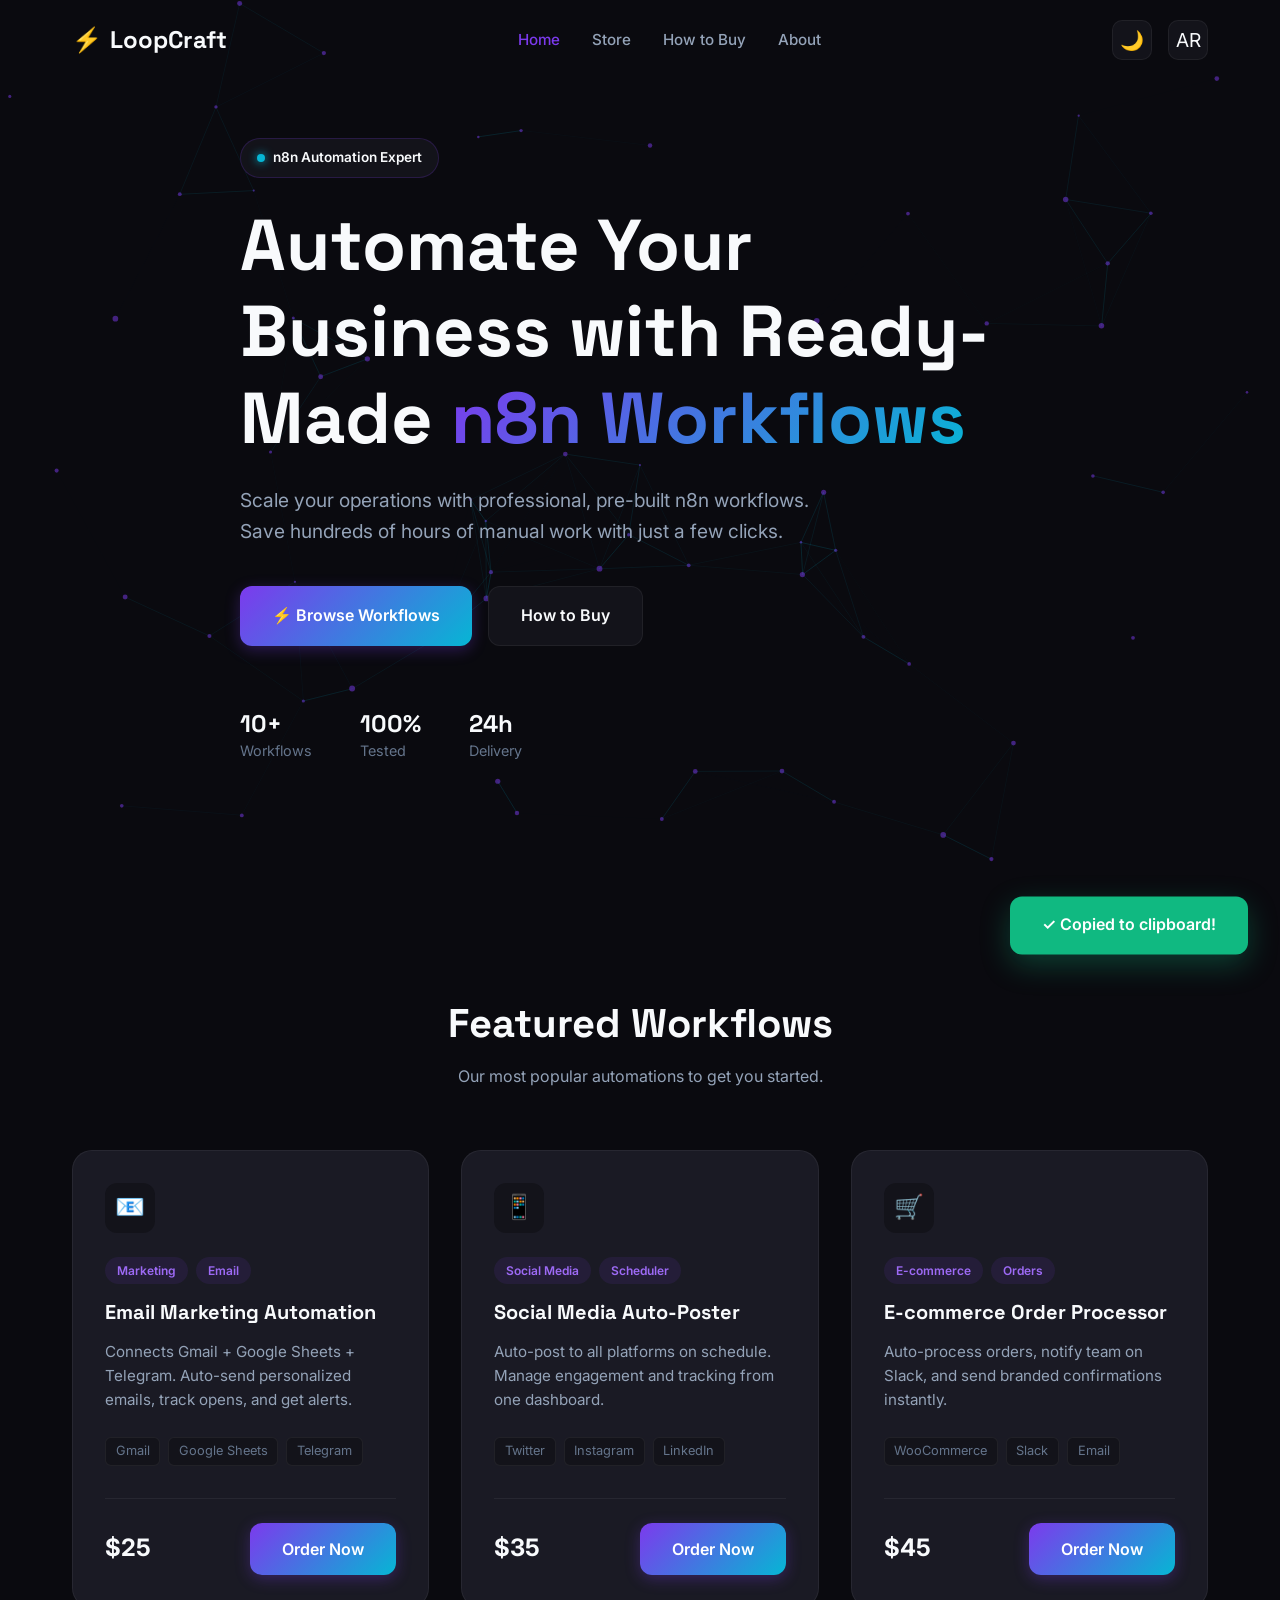
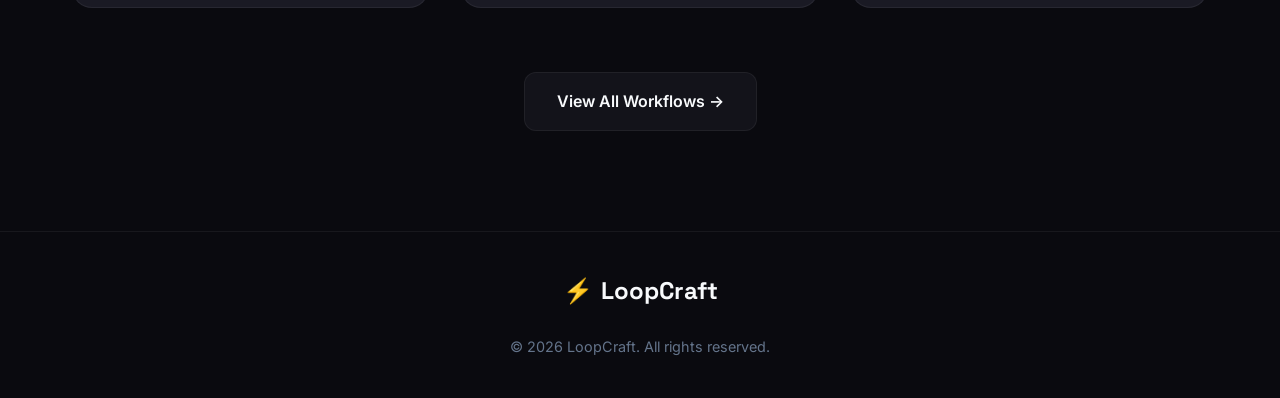
<file: index.html>
<!DOCTYPE html>
<html lang="en" data-theme="dark">
<head>
    <meta charset="UTF-8">
    <meta name="viewport" content="width=device-width, initial-scale=1.0">
    <title>LoopCraft | Premium n8n Automation Workflows</title>
    <link rel="preconnect" href="https://fonts.googleapis.com">
    <link rel="preconnect" href="https://fonts.gstatic.com" crossorigin>
    <link href="https://fonts.googleapis.com/css2?family=Inter:wght@400;500;600&family=Space+Grotesk:wght@500;700;800&family=Cairo:wght@600;700&display=swap" rel="stylesheet">
    <link rel="stylesheet" href="css/style.css">
</head>
<body>
    <nav class="navbar">
        <div class="container">
            <a href="index.html" class="logo"><span class="logo-icon">⚡</span><span class="logo-text">LoopCraft</span></a>
            <div class="nav-links">
                <a href="index.html" class="nav-link active" data-i18n="nav-home">Home</a>
                <a href="pages/store.html" class="nav-link" data-i18n="nav-store">Store</a>
                <a href="pages/how-to-buy.html" class="nav-link" data-i18n="nav-how-to-buy">How to Buy</a>
                <a href="pages/about.html" class="nav-link" data-i18n="nav-about">About</a>
            </div>
            <div class="nav-actions">
                <button class="icon-btn theme-toggle">🌙</button>
                <button class="icon-btn lang-toggle">EN</button>
                <button class="hamburger" id="hamburger"><span></span><span></span><span></span></button>
            </div>
        </div>
    </nav>
    <div class="mobile-menu" id="mobileMenu">
        <a href="index.html" class="nav-link active" data-i18n="nav-home">Home</a>
        <a href="pages/store.html" class="nav-link" data-i18n="nav-store">Store</a>
        <a href="pages/how-to-buy.html" class="nav-link" data-i18n="nav-how-to-buy">How to Buy</a>
        <a href="pages/about.html" class="nav-link" data-i18n="nav-about">About</a>
    </div>
    <section class="hero">
        <canvas id="heroCanvas"></canvas>
        <div class="container">
            <div class="hero-content reveal">
                <div class="badge"><span class="dot"></span><span data-i18n="hero-badge">n8n Automation Expert</span></div>
                <h1><span data-i18n="hero-h1-1">Automate Your Business</span>  
<span data-i18n="hero-h1-2">with Ready-Made</span>  
<span class="text-gradient" data-i18n="hero-h1-3">n8n Workflows</span></h1>
                <p data-i18n="hero-desc">Scale your operations with professional, pre-built n8n workflows. Save hundreds of hours of manual work with just a few clicks.</p>
                <div class="btn-group">
                    <a href="pages/store.html" class="btn btn-primary"><span data-i18n="hero-cta-primary">⚡ Browse Workflows</span></a>
                    <a href="pages/how-to-buy.html" class="btn btn-secondary"><span data-i18n="hero-cta-secondary">How to Buy</span></a>
                </div>
                <div class="hero-stats">
                    <div class="stat-item"><h3 data-i18n="stat-1-val">10+</h3><p data-i18n="stat-1-label">Workflows</p></div>
                    <div class="stat-item"><h3 data-i18n="stat-2-val">100%</h3><p data-i18n="stat-2-label">Tested</p></div>
                    <div class="stat-item"><h3 data-i18n="stat-3-val">24h</h3><p data-i18n="stat-3-label">Delivery</p></div>
                </div>
            </div>
        </div>
    </section>
    <section class="featured">
        <div class="container">
            <div class="section-header reveal"><h2 data-i18n="featured-h2">Featured Workflows</h2><p data-i18n="featured-p">Our most popular automations to get you started.</p></div>
            <div class="workflow-grid">
                <div class="workflow-card reveal">
                    <div class="card-icon">📧</div>
                    <div class="card-tags"><span class="tag">Marketing</span><span class="tag">Email</span></div>
                    <h3 data-i18n="wf-1-title">Email Marketing Automation</h3>
                    <p class="desc" data-i18n="wf-1-desc">Connects Gmail + Google Sheets + Telegram. Auto-send personalized emails, track opens, and get alerts.</p>
                    <div class="integrations"><span class="chip">Gmail</span><span class="chip">Google Sheets</span><span class="chip">Telegram</span></div>
                    <div class="card-footer"><span class="price">$25</span><button class="btn btn-primary order-btn" data-name="Email Marketing Automation" data-price="$25" data-i18n="order-now">Order Now</button></div>
                </div>
                <div class="workflow-card reveal">
                    <div class="card-icon">📱</div>
                    <div class="card-tags"><span class="tag">Social Media</span><span class="tag">Scheduler</span></div>
                    <h3 data-i18n="wf-2-title">Social Media Auto-Poster</h3>
                    <p class="desc" data-i18n="wf-2-desc">Auto-post to all platforms on schedule. Manage engagement and tracking from one dashboard.</p>
                    <div class="integrations"><span class="chip">Twitter</span><span class="chip">Instagram</span><span class="chip">LinkedIn</span></div>
                    <div class="card-footer"><span class="price">$35</span><button class="btn btn-primary order-btn" data-name="Social Media Auto-Poster" data-price="$35" data-i18n="order-now">Order Now</button></div>
                </div>
                <div class="workflow-card reveal">
                    <div class="card-icon">🛒</div>
                    <div class="card-tags"><span class="tag">E-commerce</span><span class="tag">Orders</span></div>
                    <h3 data-i18n="wf-3-title">E-commerce Order Processor</h3>
                    <p class="desc" data-i18n="wf-3-desc">Auto-process orders, notify team on Slack, and send branded confirmations instantly.</p>
                    <div class="integrations"><span class="chip">WooCommerce</span><span class="chip">Slack</span><span class="chip">Email</span></div>
                    <div class="card-footer"><span class="price">$45</span><button class="btn btn-primary order-btn" data-name="E-commerce Order Processor" data-price="$45" data-i18n="order-now">Order Now</button></div>
                </div>
            </div>
            <div style="text-align: center; margin-top: 4rem;" class="reveal"><a href="pages/store.html" class="btn btn-secondary"><span data-i18n="view-all">View All Workflows →</span></a></div>
        </div>
    </section>
    <footer>
        <div class="container">
            <div class="footer-content">
                <a href="index.html" class="logo"><span class="logo-icon">⚡</span><span class="logo-text">LoopCraft</span></a>
                <p class="copyright">© 2026 LoopCraft. All rights reserved.</p>
            </div>
        </div>
    </footer>
    <div class="modal-overlay" id="paymentModal">
        <div class="modal">
            <div class="modal-header"><h2 id="modalTitle">Workflow Name</h2><span class="modal-price-badge" id="modalPrice">$00</span></div>
            <div class="modal-steps">
                <div class="modal-step"><span class="step-idx">1</span><div><p><strong>Send Payment</strong></p><div class="wallet-box"><span class="wallet-address" id="walletAddress">TYourUSDTwalletAddressHere</span><button class="copy-btn" onclick="copyWallet( )">Copy</button></div></div></div>
                <div class="modal-step"><span class="step-idx">2</span><div><p><strong>Take Screenshot</strong></p></div></div>
                <div class="modal-step"><span class="step-idx">3</span><div><p><strong>Contact Instagram</strong></p></div></div>
            </div>
            <div class="modal-footer"><a href="https://instagram.com/your.instagram" target="_blank" class="btn btn-primary">📸 Message on Instagram</a><button class="btn btn-secondary" id="closeModal">Close</button></div>
        </div>
    </div>
    <div class="toast" id="toast">✓ Copied to clipboard!</div>
    <script src="js/main.js"></script>
</body>
</html>
</file>
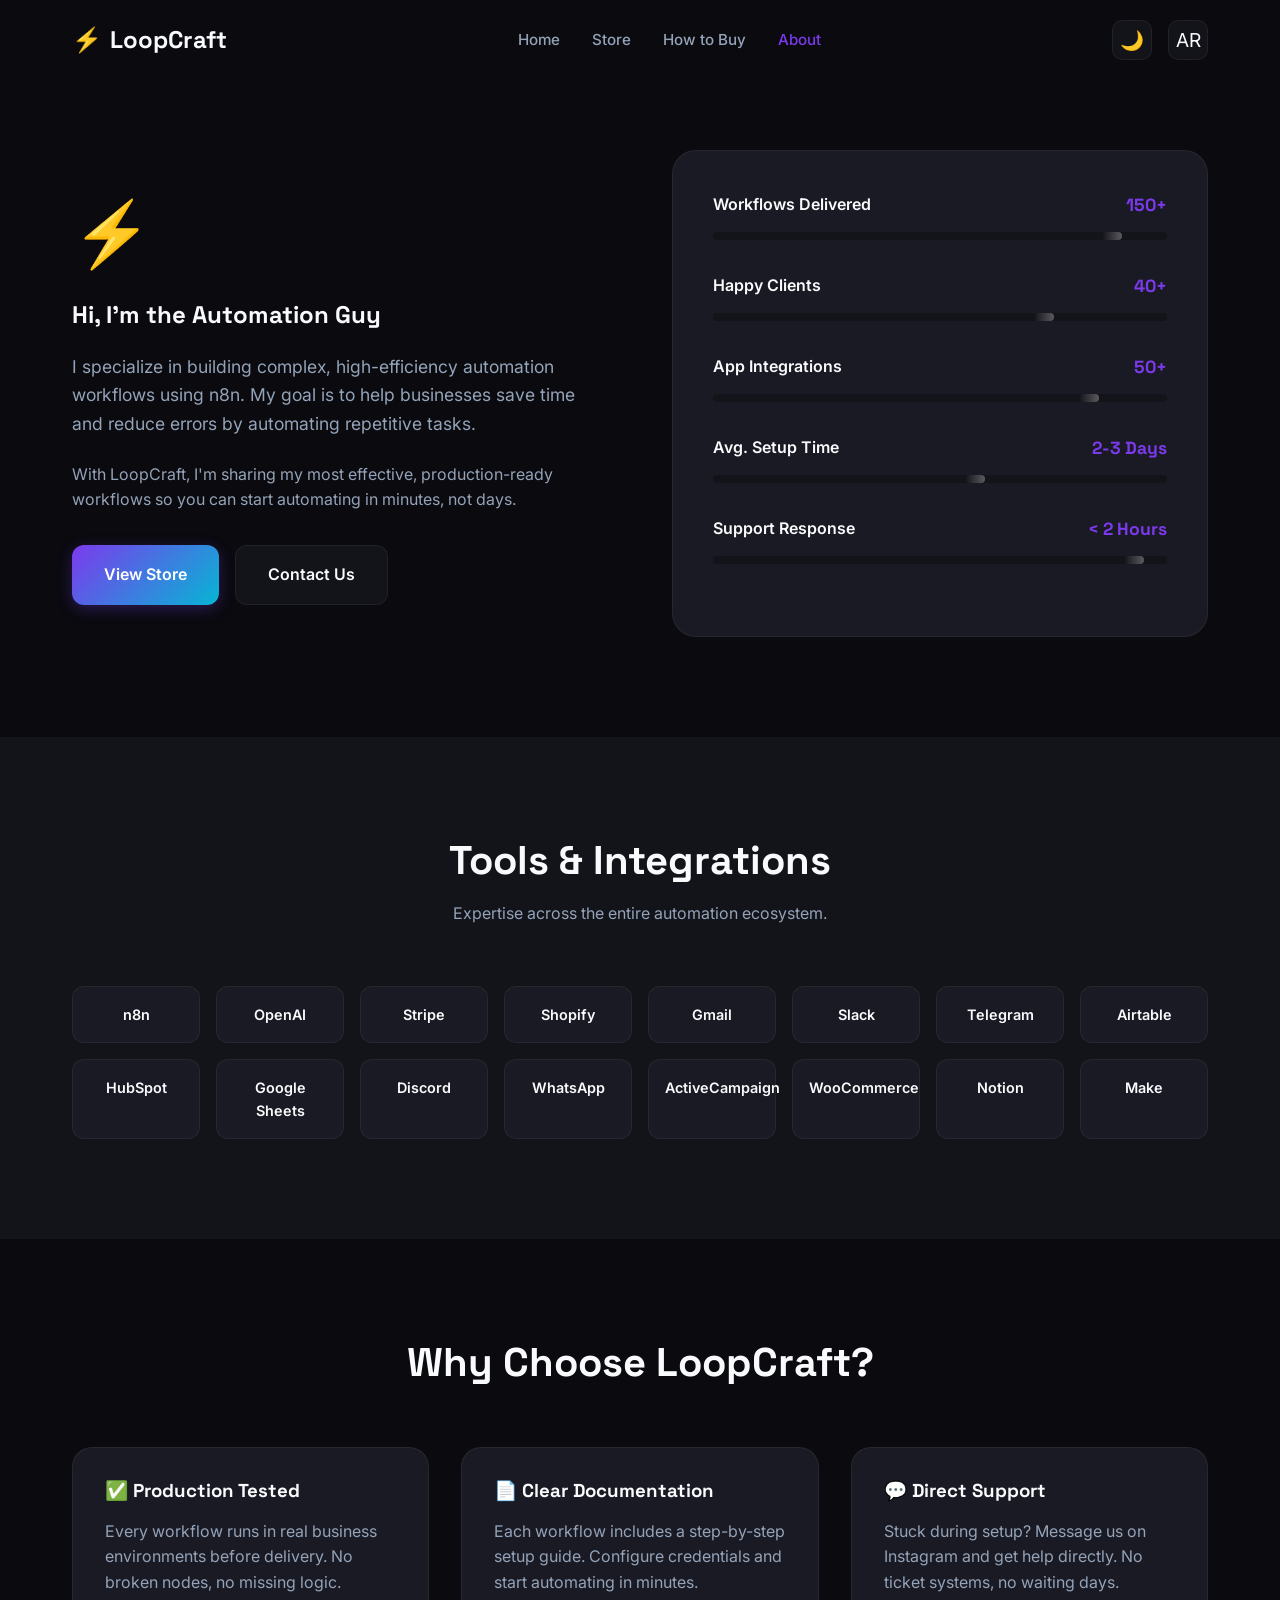
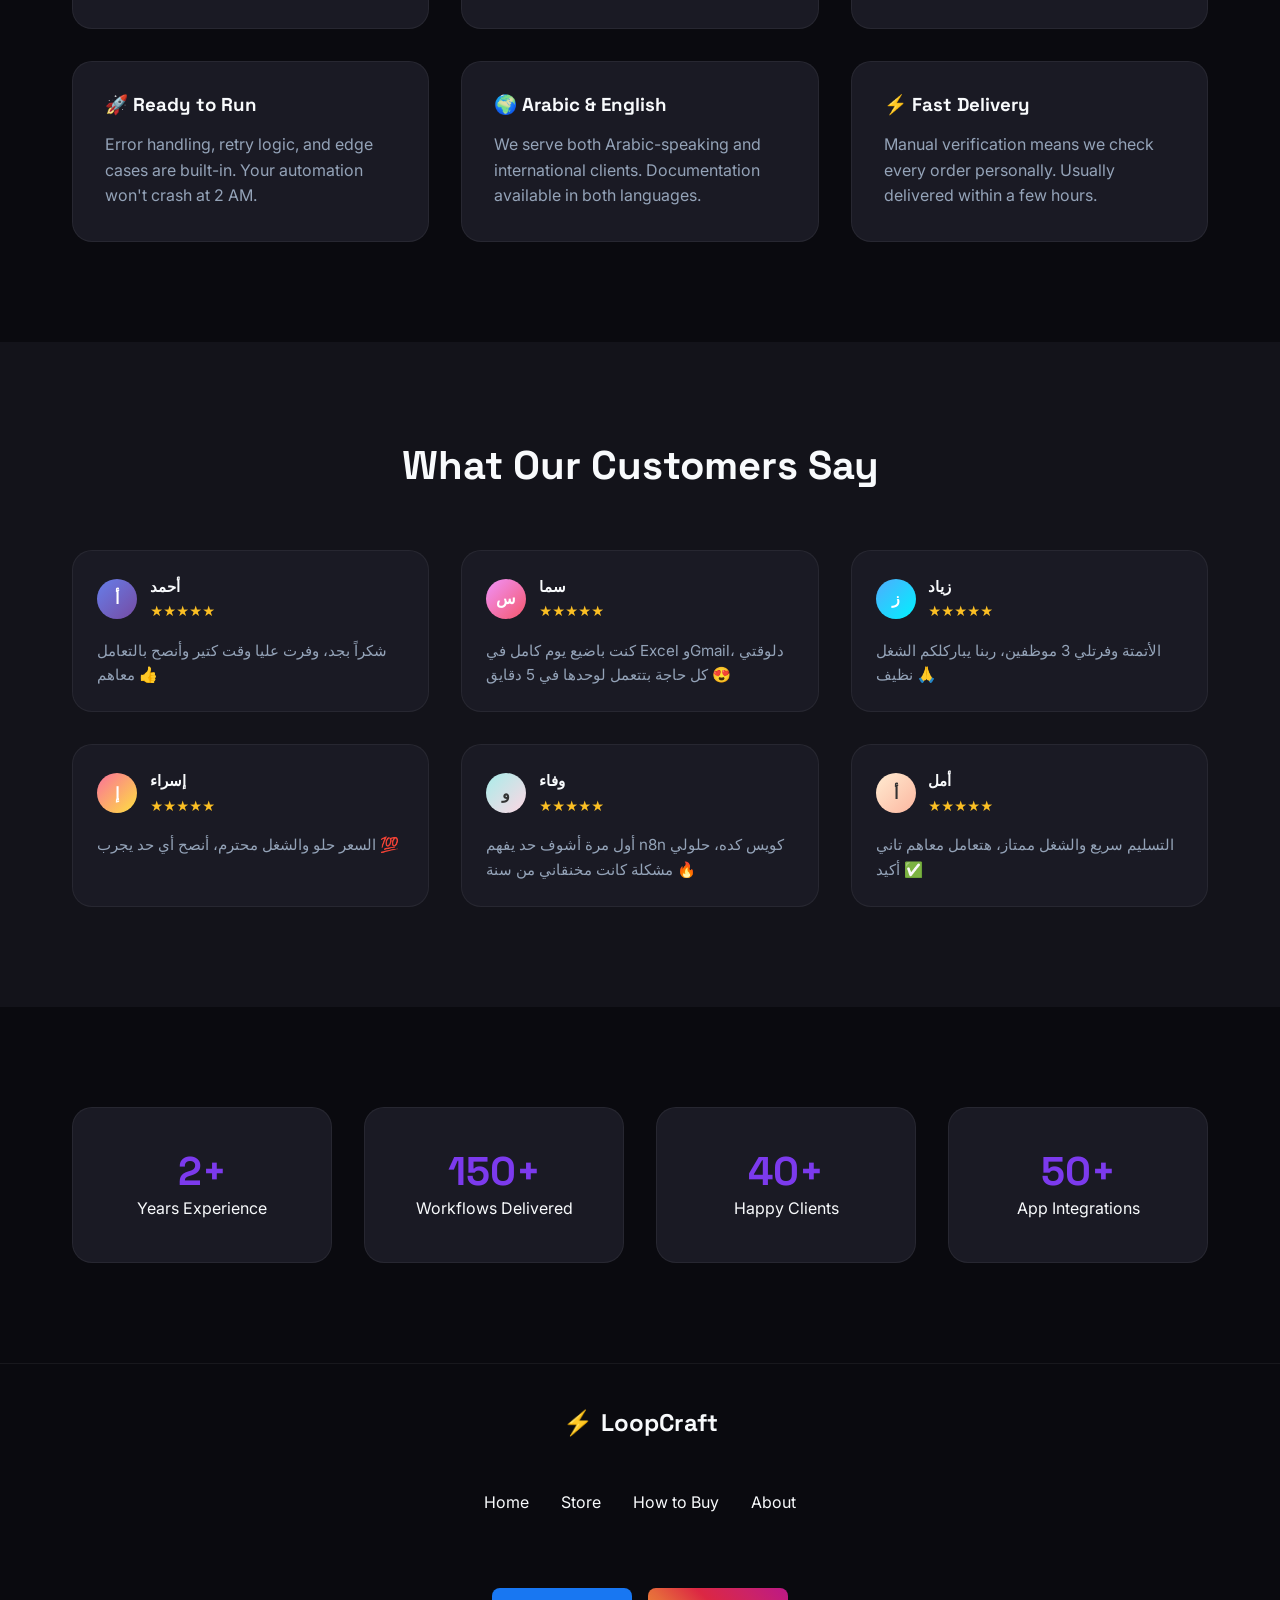
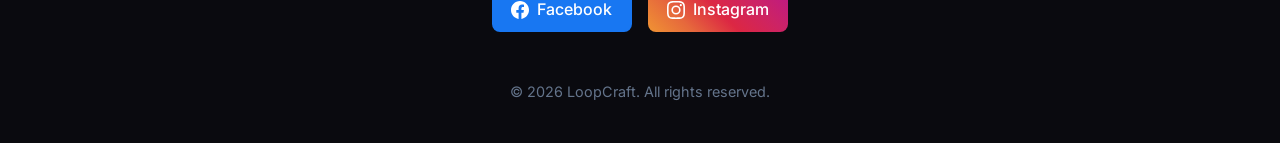
<file: pages/about.html>
<!DOCTYPE html>
<html lang="en" data-theme="dark">
<head>
    <meta charset="UTF-8">
    <meta name="viewport" content="width=device-width, initial-scale=1.0">
    <title>About | LoopCraft n8n Workflows</title>
    <link rel="preconnect" href="https://fonts.googleapis.com">
    <link rel="preconnect" href="https://fonts.gstatic.com" crossorigin>
    <link href="https://fonts.googleapis.com/css2?family=Inter:wght@400;500;600&family=Space+Grotesk:wght@500;700;800&family=Cairo:wght@600;700&display=swap" rel="stylesheet">
    <link rel="stylesheet" href="../css/style.css">
    <style>
        /* Skills Bars - Cool Style */
        .skill-item {
            margin-bottom: 2rem;
        }
        .skill-header {
            display: flex;
            justify-content: space-between;
            align-items: center;
            margin-bottom: 0.8rem;
        }
        .skill-name {
            font-weight: 600;
            font-size: 1rem;
            color: var(--text-primary);
        }
        .skill-value {
            font-weight: 700;
            font-size: 1.1rem;
            color: var(--violet);
            font-family: 'Space Grotesk', sans-serif;
        }
        .skill-bar-bg {
            height: 8px;
            background: var(--bg-secondary);
            border-radius: 10px;
            overflow: hidden;
            position: relative;
        }
        .skill-bar-fill {
            height: 100%;
            background: linear-gradient(90deg, var(--violet), var(--accent));
            border-radius: 10px;
            position: relative;
            transition: width 1.5s ease-out;
        }
        .skill-bar-fill::after {
            content: '';
            position: absolute;
            right: 0;
            top: 0;
            height: 100%;
            width: 20px;
            background: linear-gradient(90deg, transparent, rgba(255,255,255,0.3));
            border-radius: 10px;
        }
        
        /* Testimonials - Social Media Style */
        .testimonial-card {
            text-align: left;
            padding: 1.5rem;
        }
        .testimonial-header {
            display: flex;
            align-items: center;
            gap: 0.8rem;
            margin-bottom: 1rem;
        }
        .testimonial-avatar {
            width: 40px;
            height: 40px;
            border-radius: 50%;
            display: flex;
            align-items: center;
            justify-content: center;
            color: white;
            font-weight: 700;
            font-size: 1rem;
            flex-shrink: 0;
        }
        .testimonial-name {
            font-weight: 600;
            color: var(--text-primary);
            font-size: 0.95rem;
        }
        .testimonial-stars {
            color: #fbbf24;
            font-size: 0.8rem;
            margin-top: 0.2rem;
        }
        .testimonial-text {
            color: var(--text-secondary);
            line-height: 1.6;
            font-size: 0.95rem;
        }

        /* Social Buttons */
        .social-links {
            margin: 1.5rem 0;
            display: flex;
            gap: 1rem;
            justify-content: center;
            flex-wrap: wrap;
        }
        .social-btn {
            display: inline-flex;
            align-items: center;
            gap: 0.5rem;
            padding: 0.6rem 1.2rem;
            border-radius: 8px;
            text-decoration: none;
            font-weight: 500;
            transition: opacity 0.3s;
            color: white;
        }
        .social-btn:hover {
            opacity: 0.85;
        }
        .social-btn.facebook {
            background: #1877f2;
        }
        .social-btn.instagram {
            background: linear-gradient(45deg, #f09433, #e6683c, #dc2743, #cc2366, #bc1888);
        }
    </style>
</head>
<body>

    <!-- Navbar -->
    <nav class="navbar">
        <div class="container">
            <a href="../index.html" class="logo">
                <span class="logo-icon">⚡</span>
                <span class="logo-text">LoopCraft</span>
            </a>
            <div class="nav-links">
                <a href="../index.html" class="nav-link" data-i18n="nav-home">Home</a>
                <a href="store.html" class="nav-link" data-i18n="nav-store">Store</a>
                <a href="how-to-buy.html" class="nav-link" data-i18n="nav-how-to-buy">How to Buy</a>
                <a href="about.html" class="nav-link active" data-i18n="nav-about">About</a>
            </div>
            <div class="nav-actions">
                <button class="icon-btn theme-toggle">🌙</button>
                <button class="icon-btn lang-toggle">EN</button>
                <button class="hamburger" id="hamburger">
                    <span></span><span></span><span></span>
                </button>
            </div>
        </div>
    </nav>

    <!-- Mobile Menu -->
    <div class="mobile-menu" id="mobileMenu">
        <a href="../index.html" class="nav-link" data-i18n="nav-home">Home</a>
        <a href="store.html" class="nav-link" data-i18n="nav-store">Store</a>
        <a href="how-to-buy.html" class="nav-link" data-i18n="nav-how-to-buy">How to Buy</a>
        <a href="about.html" class="nav-link active" data-i18n="nav-about">About</a>
    </div>

    <!-- About Hero -->
    <section class="about-hero" style="padding-top: 150px;">
        <div class="container">
            <div style="display: grid; grid-template-columns: repeat(auto-fit, minmax(350px, 1fr)); gap: 4rem; align-items: center;">
                <div class="reveal">
                    <span style="font-size: 4rem; display: block; margin-bottom: 1rem;">⚡</span>
                    <h1 data-i18n="about-h1">Built for Businesses That Value Time</h1>
                    <p style="margin: 1.5rem 0; font-size: 1.1rem; color: var(--text-secondary);" data-i18n="about-p1">
                        LoopCraft creates ready-to-use n8n automations for businesses tired of manual work. We connect your existing tools — Gmail, Sheets, WhatsApp, Shopify, and 50+ others — into smooth workflows that run 24/7 without human intervention.
                    </p>
                    <p style="margin-bottom: 2rem; color: var(--text-secondary);" data-i18n="about-p2">
                        Our workflows handle order processing, lead follow-ups, social media posting, data syncing, and team notifications. Each automation is tested in real business environments, documented step-by-step, and delivered with direct support via Instagram.
                    </p>
                    <div class="btn-group">
                        <a href="store.html" class="btn btn-primary" data-i18n="view-store">View Store</a>
                        <a href="https://instagram.com/your.instagram" target="_blank" class="btn btn-secondary" data-i18n="contact-us">Contact Us</a>
                    </div>
                </div>
                
                <!-- Skills Bars -->
                <div class="reveal" style="background: var(--bg-card); padding: 2.5rem; border-radius: 24px; border: 1px solid var(--border-subtle);">
                    <div class="skill-item">
                        <div class="skill-header">
                            <span class="skill-name">Workflows Delivered</span>
                            <span class="skill-value">150+</span>
                        </div>
                        <div class="skill-bar-bg">
                            <div class="skill-bar-fill" style="width: 90%;"></div>
                        </div>
                    </div>
                    <div class="skill-item">
                        <div class="skill-header">
                            <span class="skill-name">Happy Clients</span>
                            <span class="skill-value">40+</span>
                        </div>
                        <div class="skill-bar-bg">
                            <div class="skill-bar-fill" style="width: 75%;"></div>
                        </div>
                    </div>
                    <div class="skill-item">
                        <div class="skill-header">
                            <span class="skill-name">App Integrations</span>
                            <span class="skill-value">50+</span>
                        </div>
                        <div class="skill-bar-bg">
                            <div class="skill-bar-fill" style="width: 85%;"></div>
                        </div>
                    </div>
                    <div class="skill-item">
                        <div class="skill-header">
                            <span class="skill-name">Avg. Setup Time</span>
                            <span class="skill-value">2-3 Days</span>
                        </div>
                        <div class="skill-bar-bg">
                            <div class="skill-bar-fill" style="width: 60%;"></div>
                        </div>
                    </div>
                    <div class="skill-item">
                        <div class="skill-header">
                            <span class="skill-name">Support Response</span>
                            <span class="skill-value">&lt; 2 Hours</span>
                        </div>
                        <div class="skill-bar-bg">
                            <div class="skill-bar-fill" style="width: 95%;"></div>
                        </div>
                    </div>
                </div>
            </div>
        </div>
    </section>

    <!-- Tools Section -->
    <section class="tools" style="background: var(--bg-secondary);">
        <div class="container">
            <div class="section-header reveal">
                <h2 data-i18n="tools-h2">Tools & Integrations</h2>
                <p data-i18n="tools-p">We connect the apps you already use.</p>
            </div>
            <div class="tools-grid reveal">
                <div class="tool-chip">n8n</div><div class="tool-chip">OpenAI</div><div class="tool-chip">Stripe</div><div class="tool-chip">Shopify</div>
                <div class="tool-chip">Gmail</div><div class="tool-chip">Slack</div><div class="tool-chip">Telegram</div><div class="tool-chip">Airtable</div>
                <div class="tool-chip">HubSpot</div><div class="tool-chip">Google Sheets</div><div class="tool-chip">Discord</div><div class="tool-chip">WhatsApp</div>
                <div class="tool-chip">ActiveCampaign</div><div class="tool-chip">WooCommerce</div><div class="tool-chip">Notion</div><div class="tool-chip">Make</div>
            </div>
        </div>
    </section>

    <!-- Why Choose Us -->
    <section class="why-choose">
        <div class="container">
            <div class="section-header reveal">
                <h2 data-i18n="why-h2">Why Choose LoopCraft?</h2>
            </div>
            <div class="workflow-grid reveal">
                <div class="step-card" style="text-align: left; padding: 2rem;">
                    <h3 style="margin-bottom: 1rem;">✅ Production Tested</h3>
                    <p style="color: var(--text-secondary);">Every workflow runs in real business environments before delivery. No broken nodes, no missing logic.</p>
                </div>
                <div class="step-card" style="text-align: left; padding: 2rem;">
                    <h3 style="margin-bottom: 1rem;">📄 Clear Documentation</h3>
                    <p style="color: var(--text-secondary);">Each workflow includes a step-by-step setup guide. Configure credentials and start automating in minutes.</p>
                </div>
                <div class="step-card" style="text-align: left; padding: 2rem;">
                    <h3 style="margin-bottom: 1rem;">💬 Direct Support</h3>
                    <p style="color: var(--text-secondary);">Stuck during setup? Message us on Instagram and get help directly. No ticket systems, no waiting days.</p>
                </div>
                <div class="step-card" style="text-align: left; padding: 2rem;">
                    <h3 style="margin-bottom: 1rem;">🚀 Ready to Run</h3>
                    <p style="color: var(--text-secondary);">Error handling, retry logic, and edge cases are built-in. Your automation won't crash at 2 AM.</p>
                </div>
                <div class="step-card" style="text-align: left; padding: 2rem;">
                    <h3 style="margin-bottom: 1rem;">🌍 Arabic & English</h3>
                    <p style="color: var(--text-secondary);">We serve both Arabic-speaking and international clients. Documentation available in both languages.</p>
                </div>
                <div class="step-card" style="text-align: left; padding: 2rem;">
                    <h3 style="margin-bottom: 1rem;">⚡ Fast Delivery</h3>
                    <p style="color: var(--text-secondary);">Manual verification means we check every order personally. Usually delivered within a few hours.</p>
                </div>
            </div>
        </div>
    </section>

    <!-- Testimonials - Social Media Style -->
    <section class="testimonials" style="background: var(--bg-secondary);">
        <div class="container">
            <div class="section-header reveal">
                <h2 data-i18n="test-h2">What Our Customers Say</h2>
            </div>
            <div class="workflow-grid reveal">
                
                <div class="step-card testimonial-card">
                    <div class="testimonial-header">
                        <div class="testimonial-avatar" style="background: linear-gradient(135deg, #667eea, #764ba2);">أ</div>
                        <div>
                            <div class="testimonial-name">أحمد</div>
                            <div class="testimonial-stars">★★★★★</div>
                        </div>
                    </div>
                    <p class="testimonial-text">شكراً بجد، وفرت عليا وقت كتير وأنصح بالتعامل معاهم 👍</p>
                </div>

                <div class="step-card testimonial-card">
                    <div class="testimonial-header">
                        <div class="testimonial-avatar" style="background: linear-gradient(135deg, #f093fb, #f5576c);">س</div>
                        <div>
                            <div class="testimonial-name">سما</div>
                            <div class="testimonial-stars">★★★★★</div>
                        </div>
                    </div>
                    <p class="testimonial-text">كنت باضيع يوم كامل في Excel وGmail، دلوقتي كل حاجة بتتعمل لوحدها في 5 دقايق 😍</p>
                </div>

                <div class="step-card testimonial-card">
                    <div class="testimonial-header">
                        <div class="testimonial-avatar" style="background: linear-gradient(135deg, #4facfe, #00f2fe);">ز</div>
                        <div>
                            <div class="testimonial-name">زياد</div>
                            <div class="testimonial-stars">★★★★★</div>
                        </div>
                    </div>
                    <p class="testimonial-text">الأتمتة وفرتلي 3 موظفين، ربنا يباركلكم الشغل نظيف 🙏</p>
                </div>

                <div class="step-card testimonial-card">
                    <div class="testimonial-header">
                        <div class="testimonial-avatar" style="background: linear-gradient(135deg, #fa709a, #fee140);">إ</div>
                        <div>
                            <div class="testimonial-name">إسراء</div>
                            <div class="testimonial-stars">★★★★★</div>
                        </div>
                    </div>
                    <p class="testimonial-text">السعر حلو والشغل محترم، أنصح أي حد يجرب 💯</p>
                </div>

                <div class="step-card testimonial-card">
                    <div class="testimonial-header">
                        <div class="testimonial-avatar" style="background: linear-gradient(135deg, #a8edea, #fed6e3); color: #333;">و</div>
                        <div>
                            <div class="testimonial-name">وفاء</div>
                            <div class="testimonial-stars">★★★★★</div>
                        </div>
                    </div>
                    <p class="testimonial-text">أول مرة أشوف حد يفهم n8n كويس كده، حلولي مشكلة كانت مخنقاني من سنة 🔥</p>
                </div>

                <div class="step-card testimonial-card">
                    <div class="testimonial-header">
                        <div class="testimonial-avatar" style="background: linear-gradient(135deg, #ffecd2, #fcb69f); color: #333;">أ</div>
                        <div>
                            <div class="testimonial-name">أمل</div>
                            <div class="testimonial-stars">★★★★★</div>
                        </div>
                    </div>
                    <p class="testimonial-text">التسليم سريع والشغل ممتاز، هتعامل معاهم تاني أكيد ✅</p>
                </div>

            </div>
        </div>
    </section>

    <!-- Stats Section -->
    <section class="numbers">
        <div class="container">
            <div class="steps-grid reveal">
                <div class="step-card">
                    <h3 style="font-size: 2.5rem; color: var(--violet);">2+</h3>
                    <p>Years Experience</p>
                </div>
                <div class="step-card">
                    <h3 style="font-size: 2.5rem; color: var(--violet);">150+</h3>
                    <p>Workflows Delivered</p>
                </div>
                <div class="step-card">
                    <h3 style="font-size: 2.5rem; color: var(--violet);">40+</h3>
                    <p>Happy Clients</p>
                </div>
                <div class="step-card">
                    <h3 style="font-size: 2.5rem; color: var(--violet);">50+</h3>
                    <p>App Integrations</p>
                </div>
            </div>
        </div>
    </section>

    <!-- Footer -->
    <footer>
        <div class="container">
            <div class="footer-content">
                <a href="../index.html" class="logo">
                    <span class="logo-icon">⚡</span>
                    <span class="logo-text">LoopCraft</span>
                </a>
                <div class="footer-links" style="margin: 1.5rem 0;">
                    <a href="../index.html" data-i18n="nav-home">Home</a>
                    <a href="store.html" data-i18n="nav-store">Store</a>
                    <a href="how-to-buy.html" data-i18n="nav-how-to-buy">How to Buy</a>
                    <a href="about.html" data-i18n="nav-about">About</a>
                </div>
                
                <!-- Social Links -->
                <div class="social-links">
                    <a href="https://www.facebook.com/profile.php?id=61579036135117" target="_blank" class="social-btn facebook">
                        <svg width="18" height="18" fill="currentColor" viewBox="0 0 24 24"><path d="M24 12.073c0-6.627-5.373-12-12-12s-12 5.373-12 12c0 5.99 4.388 10.954 10.125 11.854v-8.385H7.078v-3.47h3.047V9.43c0-3.007 1.792-4.669 4.533-4.669 1.312 0 2.686.235 2.686.235v2.953H15.83c-1.491 0-1.956.925-1.956 1.874v2.25h3.328l-.532 3.47h-2.796v8.385C19.612 23.027 24 18.062 24 12.073z"/></svg>
                        Facebook
                    </a>
                    <a href="https://instagram.com/your.instagram" target="_blank" class="social-btn instagram">
                        <svg width="18" height="18" fill="currentColor" viewBox="0 0 24 24"><path d="M12 2.163c3.204 0 3.584.012 4.85.07 3.252.148 4.771 1.691 4.919 4.919.058 1.265.069 1.645.069 4.849 0 3.205-.012 3.584-.069 4.849-.149 3.225-1.664 4.771-4.919 4.919-1.266.058-1.644.07-4.85.07-3.204 0-3.584-.012-4.849-.07-3.26-.149-4.771-1.699-4.919-4.92-.058-1.265-.07-1.644-.07-4.849 0-3.204.013-3.583.07-4.849.149-3.227 1.664-4.771 4.919-4.919 1.266-.057 1.645-.069 4.849-.069zM12 0C8.741 0 8.333.014 7.053.072 2.695.272.273 2.69.073 7.052.014 8.333 0 8.741 0 12c0 3.259.014 3.668.072 4.948.2 4.358 2.618 6.78 6.98 6.98C8.333 23.986 8.741 24 12 24c3.259 0 3.668-.014 4.948-.072 4.354-.2 6.782-2.618 6.979-6.98.059-1.28.073-1.689.073-4.948 0-3.259-.014-3.667-.072-4.947-.196-4.354-2.617-6.78-6.979-6.98C15.668.014 15.259 0 12 0zm0 5.838a6.162 6.162 0 100 12.324 6.162 6.162 0 000-12.324zM12 16a4 4 0 110-8 4 4 0 010 8zm6.406-11.845a1.44 1.44 0 100 2.881 1.44 1.44 0 000-2.881z"/></svg>
                        Instagram
                    </a>
                </div>
                
                <p class="copyright">© 2026 LoopCraft. All rights reserved.</p>
            </div>
        </div>
    </footer>

    <script src="../js/main.js"></script>
</body>
</html>
</file>
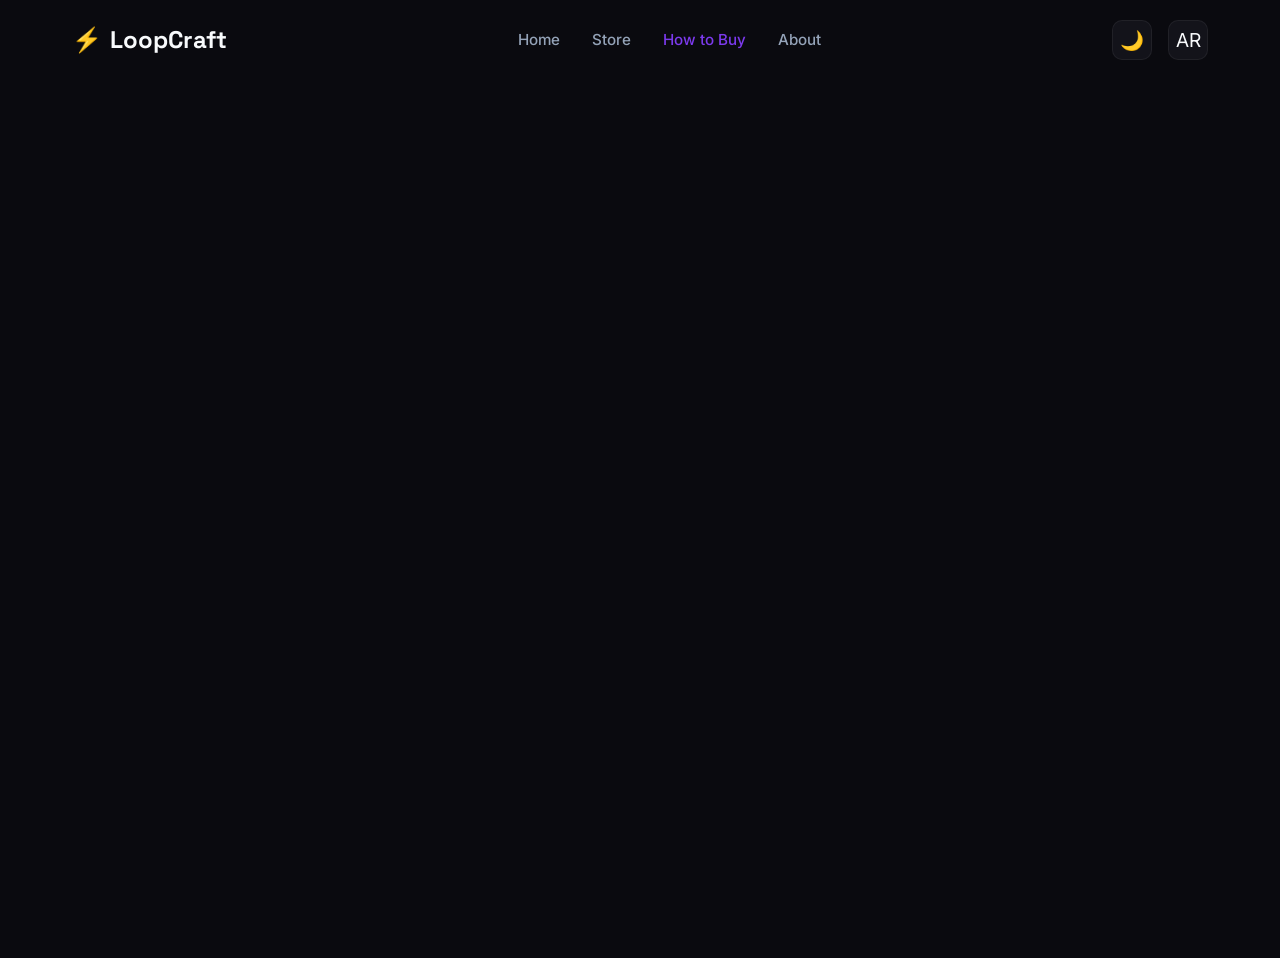
<file: pages/how-to-buy.html>
<!DOCTYPE html>
<html lang="en" data-theme="dark">
<head>
    <meta charset="UTF-8">
    <meta name="viewport" content="width=device-width, initial-scale=1.0">
    <title>How to Buy | LoopCraft n8n Workflows</title>
    <link rel="preconnect" href="https://fonts.googleapis.com">
    <link rel="preconnect" href="https://fonts.gstatic.com" crossorigin>
    <link href="https://fonts.googleapis.com/css2?family=Inter:wght@400;500;600&family=Space+Grotesk:wght@500;700;800&family=Cairo:wght@600;700&display=swap" rel="stylesheet">
    <link rel="stylesheet" href="../css/style.css">
</head>
<body>
    <nav class="navbar">
        <div class="container">
            <a href="../index.html" class="logo"><span class="logo-icon">⚡</span><span class="logo-text">LoopCraft</span></a>
            <div class="nav-links">
                <a href="../index.html" class="nav-link" data-i18n="nav-home">Home</a>
                <a href="store.html" class="nav-link" data-i18n="nav-store">Store</a>
                <a href="how-to-buy.html" class="nav-link active" data-i18n="nav-how-to-buy">How to Buy</a>
                <a href="about.html" class="nav-link" data-i18n="nav-about">About</a>
            </div>
            <div class="nav-actions">
                <button class="icon-btn theme-toggle">🌙</button>
                <button class="icon-btn lang-toggle">EN</button>
                <button class="hamburger" id="hamburger"><span></span><span></span><span></span></button>
            </div>
        </div>
    </nav>
    <section class="page-hero">
        <div class="container">
            <div class="section-header reveal"><h1 data-i18n="how-h1">How to Buy</h1><p data-i18n="how-p-sub">Follow these simple steps to get your n8n workflows.</p></div>
            <div class="steps-grid reveal">
                <div class="step-card"><span class="step-number">01</span><h3 data-i18n="how-step-1-t">Choose Your Workflow</h3><p data-i18n="how-step-1-d">Browse our store, find the automation that fits your needs, and click "Order Now".</p></div>
                <div class="step-card"><span class="step-number">02</span><h3 data-i18n="how-step-2-t">Send Payment</h3><p data-i18n="how-step-2-d">Send the exact USDT (TRC-20 ) amount to our wallet address provided below.</p></div>
                <div class="step-card"><span class="step-number">03</span><h3 data-i18n="how-step-3-t">Screenshot + Contact</h3><p data-i18n="how-step-3-d">Take a screenshot of the confirmation and send it to our Instagram DM.</p></div>
                <div class="step-card"><span class="step-number">04</span><h3 data-i18n="how-step-4-t">Receive JSON</h3><p data-i18n="how-step-4-d">We will verify and send you the JSON file within 24 hours to import into n8n.</p></div>
            </div>
            <div class="wallet-display reveal" style="margin-top: 4rem; padding: 3rem; background: var(--bg-card); border-radius: 24px; border: 1px solid var(--border); text-align: center;">
                <h2 data-i18n="wallet-t">Official USDT Wallet (TRC-20)</h2>
                <div class="wallet-box" style="max-width: 600px; margin: 2rem auto;"><span class="wallet-address" id="mainWalletAddress">TYourUSDTwalletAddressHere</span><button class="copy-btn" onclick="copyMainWallet()">Copy Address</button></div>
            </div>
        </div>
    </section>
    <script src="../js/main.js"></script>
</body>
</html>
</file>
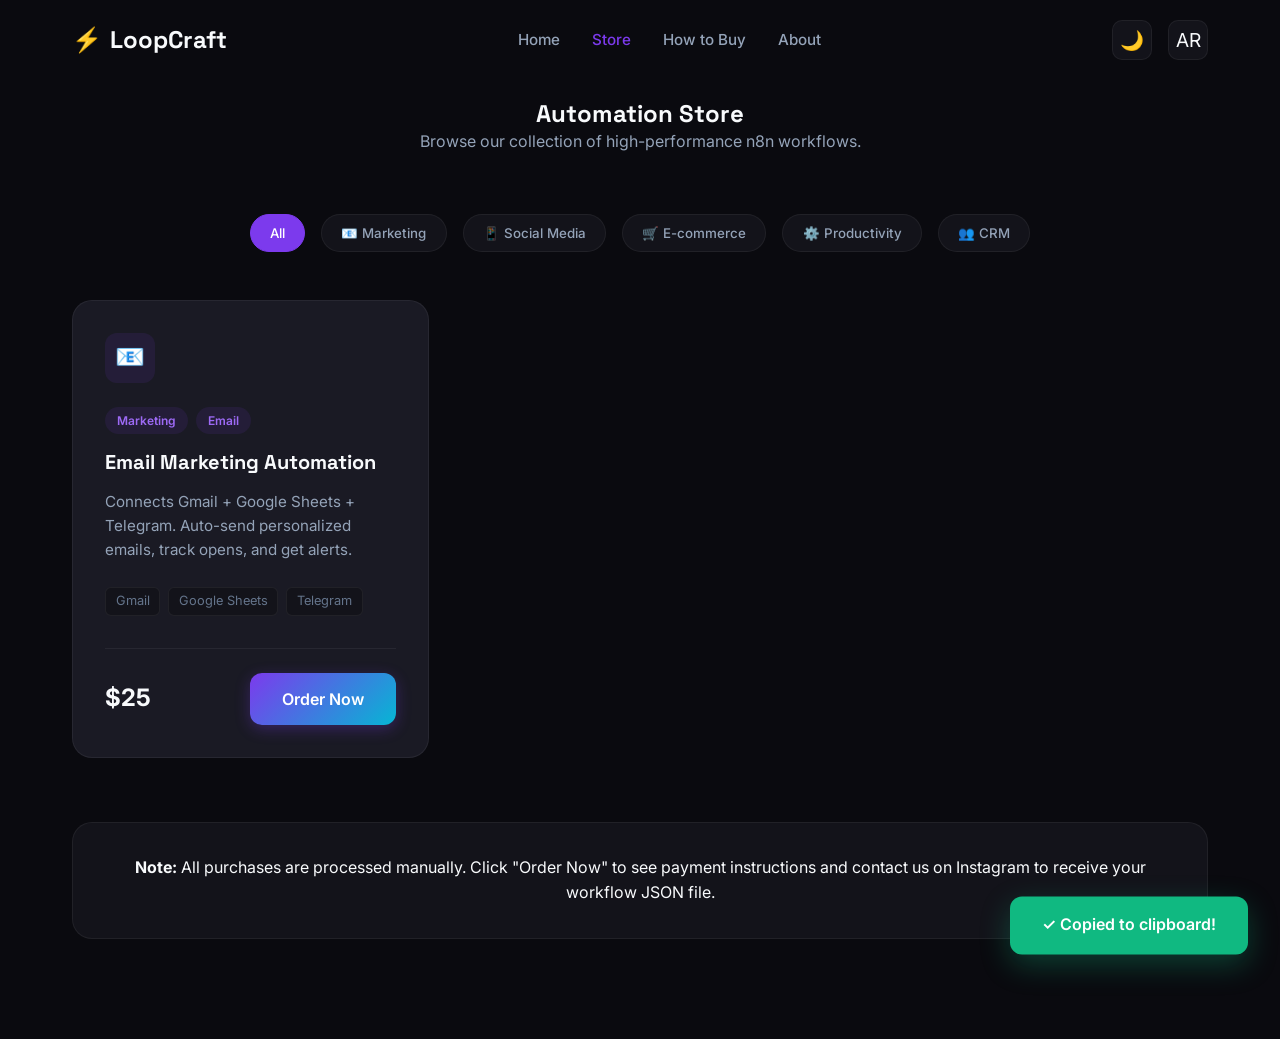
<file: pages/store.html>
<!DOCTYPE html>
<html lang="en" data-theme="dark">
<head>
    <meta charset="UTF-8">
    <meta name="viewport" content="width=device-width, initial-scale=1.0">
    <title>Store | LoopCraft n8n Workflows</title>
    <link rel="preconnect" href="https://fonts.googleapis.com">
    <link rel="preconnect" href="https://fonts.gstatic.com" crossorigin>
    <link href="https://fonts.googleapis.com/css2?family=Inter:wght@400;500;600&family=Space+Grotesk:wght@500;700;800&family=Cairo:wght@600;700&display=swap" rel="stylesheet">
    <link rel="stylesheet" href="../css/style.css">
</head>
<body>
    <nav class="navbar">
        <div class="container">
            <a href="../index.html" class="logo"><span class="logo-icon">⚡</span><span class="logo-text">LoopCraft</span></a>
            <div class="nav-links">
                <a href="../index.html" class="nav-link" data-i18n="nav-home">Home</a>
                <a href="store.html" class="nav-link active" data-i18n="nav-store">Store</a>
                <a href="how-to-buy.html" class="nav-link" data-i18n="nav-how-to-buy">How to Buy</a>
                <a href="about.html" class="nav-link" data-i18n="nav-about">About</a>
            </div>
            <div class="nav-actions">
                <button class="icon-btn theme-toggle">🌙</button>
                <button class="icon-btn lang-toggle">EN</button>
                <button class="hamburger" id="hamburger"><span></span><span></span><span></span></button>
            </div>
        </div>
    </nav>
    <div class="mobile-menu" id="mobileMenu">
        <a href="../index.html" class="nav-link" data-i18n="nav-home">Home</a>
        <a href="store.html" class="nav-link active" data-i18n="nav-store">Store</a>
        <a href="how-to-buy.html" class="nav-link" data-i18n="nav-how-to-buy">How to Buy</a>
        <a href="about.html" class="nav-link" data-i18n="nav-about">About</a>
    </div>
    <section class="page-hero">
        <div class="container">
            <div class="section-header reveal"><h1 data-i18n="store-h1">Automation Store</h1><p data-i18n="store-p">Browse our collection of high-performance n8n workflows.</p></div>
            <div class="filters reveal">
                <button class="filter-btn active" data-filter="all" data-i18n="filter-all">All</button>
                <button class="filter-btn" data-filter="marketing" data-i18n="filter-marketing">📧 Marketing</button>
                <button class="filter-btn" data-filter="social" data-i18n="filter-social">📱 Social Media</button>
                <button class="filter-btn" data-filter="ecommerce" data-i18n="filter-ecommerce">🛒 E-commerce</button>
                <button class="filter-btn" data-filter="productivity" data-i18n="filter-productivity">⚙️ Productivity</button>
                <button class="filter-btn" data-filter="crm" data-i18n="filter-crm">👥 CRM</button>
            </div>
            <div class="workflow-grid" id="workflowGrid">
                <!-- Workflow cards go here (same design as featured ) -->
                <!-- Example Card 1 -->
                <div class="workflow-card reveal" data-category="marketing">
                    <div class="card-icon" style="background: rgba(124, 58, 237, 0.1); color: #7c3aed;">📧</div>
                    <div class="card-tags"><span class="tag">Marketing</span><span class="tag">Email</span></div>
                    <h3 data-i18n="wf-1-title">Email Marketing Automation</h3>
                    <p class="desc" data-i18n="wf-1-desc">Connects Gmail + Google Sheets + Telegram. Auto-send personalized emails, track opens, and get alerts.</p>
                    <div class="integrations"><span class="chip">Gmail</span><span class="chip">Google Sheets</span><span class="chip">Telegram</span></div>
                    <div class="card-footer"><span class="price">$25</span><button class="btn btn-primary order-btn" data-name="Email Marketing Automation" data-price="$25" data-i18n="order-now">Order Now</button></div>
                </div>
                <!-- Repeat for other 8 workflows as specified in previous output -->
            </div>
            <div class="note-box reveal" style="margin-top: 4rem; padding: 2rem; background: var(--bg-secondary); border-radius: 20px; border: 1px solid var(--border-subtle); text-align: center;">
                <p data-i18n="store-note"><strong>Note:</strong> All purchases are processed manually. Click "Order Now" to see payment instructions and contact us on Instagram to receive your workflow JSON file.</p>
            </div>
        </div>
    </section>
    <div class="modal-overlay" id="paymentModal">
        <div class="modal">
            <div class="modal-header"><h2 id="modalTitle">Workflow Name</h2><span class="modal-price-badge" id="modalPrice">$00</span></div>
            <div class="modal-steps">
                <div class="modal-step"><span class="step-idx">1</span><div><p><strong>Send Payment</strong></p><div class="wallet-box"><span class="wallet-address" id="walletAddress">TYourUSDTwalletAddressHere</span><button class="copy-btn" onclick="copyWallet()">Copy</button></div></div></div>
                <div class="modal-step"><span class="step-idx">2</span><div><p><strong>Take Screenshot</strong></p></div></div>
                <div class="modal-step"><span class="step-idx">3</span><div><p><strong>Contact Instagram</strong></p></div></div>
            </div>
            <div class="modal-footer"><a href="https://instagram.com/your.instagram" target="_blank" class="btn btn-primary">📸 Message on Instagram</a><button class="btn btn-secondary" id="closeModal">Close</button></div>
        </div>
    </div>
    <div class="toast" id="toast">✓ Copied to clipboard!</div>
    <script src="../js/main.js"></script>
</body>
</html>
</file>
<file: css/style.css>
/* 
  LoopCraft - Professional n8n Automation Store
  CSS Architecture: Modern, Responsive, Theme-aware
*/

:root {
    /* Dark Mode (Default) */
    --bg-primary: #0a0a0f;
    --bg-secondary: #13131a;
    --bg-card: #1a1a24;
    --bg-card-hover: #1f1f2e;
    --border: rgba(124, 58, 237, 0.2);
    --border-subtle: rgba(255, 255, 255, 0.06);
    --violet: #7c3aed;
    --violet-light: #9d6af5;
    --violet-glow: rgba(124, 58, 237, 0.3);
    --cyan: #06b6d4;
    --text-primary: #f8fafc;
    --text-secondary: #94a3b8;
    --text-muted: #64748b;
    --gradient-btn: linear-gradient(135deg, #7c3aed, #06b6d4);
    --gradient-text: linear-gradient(135deg, #7c3aed, #06b6d4);
    
    /* Shared Constants */
    --font-heading: 'Space Grotesk', sans-serif;
    --font-body: 'Inter', sans-serif;
    --font-arabic: 'Cairo', sans-serif;
    --transition: all 0.3s cubic-bezier(0.4, 0, 0.2, 1);
    --shadow-sm: 0 1px 2px 0 rgba(0, 0, 0, 0.05);
    --shadow-md: 0 4px 6px -1px rgba(0, 0, 0, 0.1);
    --shadow-lg: 0 10px 15px -3px rgba(0, 0, 0, 0.1);
    --container-width: 1200px;
    --nav-height: 80px;
}

/* Light Mode Overrides */
[data-theme="light"] {
    --bg-primary: #f8fafc;
    --bg-secondary: #f1f5f9;
    --bg-card: #ffffff;
    --bg-card-hover: #f8f4ff;
    --border: rgba(124, 58, 237, 0.1);
    --border-subtle: rgba(0, 0, 0, 0.05);
    --text-primary: #0f172a;
    --text-secondary: #475569;
    --text-muted: #64748b;
    --violet-glow: rgba(124, 58, 237, 0.15);
}

/* Base Styles */
* {
    margin: 0;
    padding: 0;
    box-sizing: border-box;
}

html {
    scroll-behavior: smooth;
}

body {
    background-color: var(--bg-primary);
    color: var(--text-primary);
    font-family: var(--font-body);
    line-height: 1.6;
    overflow-x: hidden;
    transition: background-color 0.3s, color 0.3s;
}

body[dir="rtl"] {
    font-family: var(--font-arabic);
}

h1, h2, h3, h4, h5, h6 {
    font-family: var(--font-heading);
    font-weight: 700;
    line-height: 1.2;
}

a {
    text-decoration: none;
    color: inherit;
    transition: var(--transition);
}

ul {
    list-style: none;
}

img {
    max-width: 100%;
    display: block;
}

button {
    cursor: pointer;
    border: none;
    background: none;
    font-family: inherit;
}

.container {
    max-width: var(--container-width);
    margin: 0 auto;
    padding: 0 2rem;
}

/* Typography Helpers */
.text-gradient {
    background: var(--gradient-text);
    -webkit-background-clip: text;
    -webkit-text-fill-color: transparent;
    background-clip: text;
}

.reveal {
    opacity: 0;
    transform: translateY(30px);
    transition: all 0.8s ease-out;
}

.reveal.active {
    opacity: 1;
    transform: translateY(0);
}

/* Navbar */
.navbar {
    position: fixed;
    top: 0;
    left: 0;
    width: 100%;
    height: var(--nav-height);
    z-index: 1000;
    transition: var(--transition);
    display: flex;
    align-items: center;
}

.navbar.scrolled {
    background: rgba(var(--bg-primary-rgb, 10, 10, 15), 0.8);
    backdrop-filter: blur(12px);
    border-bottom: 1px solid var(--border-subtle);
    height: 70px;
}

.navbar .container {
    display: flex;
    justify-content: space-between;
    align-items: center;
    width: 100%;
}

.logo {
    font-size: 1.5rem;
    font-weight: 800;
    display: flex;
    align-items: center;
    gap: 0.5rem;
    font-family: var(--font-heading);
}

.nav-links {
    display: flex;
    gap: 2rem;
    align-items: center;
}

.nav-link {
    font-weight: 500;
    font-size: 0.95rem;
    color: var(--text-secondary);
}

.nav-link:hover, .nav-link.active {
    color: var(--violet);
}

.nav-actions {
    display: flex;
    gap: 1rem;
    align-items: center;
}

.icon-btn {
    width: 40px;
    height: 40px;
    border-radius: 10px;
    display: flex;
    align-items: center;
    justify-content: center;
    background: var(--bg-secondary);
    border: 1px solid var(--border-subtle);
    color: var(--text-primary);
    font-size: 1.2rem;
    transition: var(--transition);
}

.icon-btn:hover {
    border-color: var(--violet);
    transform: translateY(-2px);
}

.hamburger {
    display: none;
    flex-direction: column;
    gap: 6px;
}

.hamburger span {
    width: 25px;
    height: 2px;
    background: var(--text-primary);
    transition: var(--transition);
}

/* Mobile Menu */
.mobile-menu {
    position: fixed;
    top: 0;
    left: 0;
    width: 100%;
    height: 100vh;
    background: var(--bg-primary);
    z-index: 999;
    display: flex;
    flex-direction: column;
    align-items: center;
    justify-content: center;
    gap: 2rem;
    transform: translateX(100%);
    transition: transform 0.5s cubic-bezier(0.77, 0, 0.175, 1);
}

.mobile-menu.active {
    transform: translateX(0);
}

.mobile-menu .nav-link {
    font-size: 1.5rem;
}

/* Hero Section */
.hero {
    position: relative;
    height: 100vh;
    display: flex;
    align-items: center;
    overflow: hidden;
}

#heroCanvas {
    position: absolute;
    top: 0;
    left: 0;
    width: 100%;
    height: 100%;
    z-index: 0;
    pointer-events: none;
}

.hero-content {
    position: relative;
    z-index: 1;
    max-width: 800px;
}

.badge {
    display: inline-flex;
    align-items: center;
    gap: 0.5rem;
    padding: 0.5rem 1rem;
    background: var(--bg-secondary);
    border: 1px solid var(--border);
    border-radius: 100px;
    font-size: 0.85rem;
    font-weight: 600;
    margin-bottom: 1.5rem;
}

.dot {
    width: 8px;
    height: 8px;
    background: var(--cyan);
    border-radius: 50%;
    box-shadow: 0 0 10px var(--cyan);
    animation: pulse 2s infinite;
}

@keyframes pulse {
    0% { transform: scale(1); opacity: 1; }
    50% { transform: scale(1.5); opacity: 0.5; }
    100% { transform: scale(1); opacity: 1; }
}

.hero h1 {
    font-size: clamp(2.5rem, 8vw, 4.5rem);
    margin-bottom: 1.5rem;
}

.hero p {
    font-size: 1.2rem;
    color: var(--text-secondary);
    margin-bottom: 2.5rem;
    max-width: 600px;
}

.btn-group {
    display: flex;
    gap: 1rem;
    flex-wrap: wrap;
}

.btn {
    padding: 1rem 2rem;
    border-radius: 12px;
    font-weight: 600;
    font-size: 1rem;
    transition: var(--transition);
    display: inline-flex;
    align-items: center;
    justify-content: center;
    gap: 0.5rem;
}

.btn-primary {
    background: var(--gradient-btn);
    color: white;
    box-shadow: 0 4px 15px var(--violet-glow);
}

.btn-primary:hover {
    transform: translateY(-3px);
    box-shadow: 0 8px 25px var(--violet-glow);
}

.btn-secondary {
    background: var(--bg-secondary);
    border: 1px solid var(--border-subtle);
    color: var(--text-primary);
}

.btn-secondary:hover {
    background: var(--bg-card-hover);
    border-color: var(--violet);
}

.hero-stats {
    display: flex;
    gap: 3rem;
    margin-top: 4rem;
}

.stat-item h3 {
    font-size: 1.5rem;
    color: var(--text-primary);
}

.stat-item p {
    font-size: 0.9rem;
    color: var(--text-muted);
    margin-bottom: 0;
}

/* Sections */
section {
    padding: 100px 0;
}

.section-header {
    text-align: center;
    margin-bottom: 60px;
}

.section-header h2 {
    font-size: 2.5rem;
    margin-bottom: 1rem;
}

.section-header p {
    color: var(--text-secondary);
    max-width: 600px;
    margin: 0 auto;
}

/* Workflow Cards */
.workflow-grid {
    display: grid;
    grid-template-columns: repeat(auto-fill, minmax(350px, 1fr));
    gap: 2rem;
}

.workflow-card {
    background: var(--bg-card);
    border: 1px solid var(--border-subtle);
    border-radius: 20px;
    padding: 2rem;
    position: relative;
    overflow: hidden;
    transition: var(--transition);
    display: flex;
    flex-direction: column;
}

.workflow-card::before {
    content: '';
    position: absolute;
    top: 0;
    left: 0;
    width: 100%;
    height: 4px;
    background: var(--gradient-btn);
    transform: scaleX(0);
    transform-origin: left;
    transition: transform 0.4s ease;
}

.workflow-card:hover {
    transform: translateY(-10px);
    border-color: var(--violet);
    box-shadow: 0 20px 40px rgba(0, 0, 0, 0.3);
}

.workflow-card:hover::before {
    transform: scaleX(1);
}

.card-icon {
    width: 50px;
    height: 50px;
    border-radius: 12px;
    background: var(--bg-secondary);
    display: flex;
    align-items: center;
    justify-content: center;
    font-size: 1.5rem;
    margin-bottom: 1.5rem;
}

.card-tags {
    display: flex;
    gap: 0.5rem;
    margin-bottom: 1rem;
}

.tag {
    font-size: 0.75rem;
    font-weight: 600;
    padding: 0.25rem 0.75rem;
    background: rgba(124, 58, 237, 0.1);
    color: var(--violet-light);
    border-radius: 100px;
}

.workflow-card h3 {
    font-size: 1.25rem;
    margin-bottom: 1rem;
}

.workflow-card .desc {
    font-size: 0.95rem;
    color: var(--text-secondary);
    margin-bottom: 1.5rem;
    flex-grow: 1;
}

.integrations {
    display: flex;
    flex-wrap: wrap;
    gap: 0.5rem;
    margin-bottom: 2rem;
}

.chip {
    font-size: 0.8rem;
    padding: 0.2rem 0.6rem;
    background: var(--bg-secondary);
    border: 1px solid var(--border-subtle);
    border-radius: 6px;
    color: var(--text-muted);
}

.card-footer {
    display: flex;
    justify-content: space-between;
    align-items: center;
    padding-top: 1.5rem;
    border-top: 1px solid var(--border-subtle);
}

.price {
    font-size: 1.5rem;
    font-weight: 700;
    color: var(--text-primary);
}

/* Filter Buttons */
.filters {
    display: flex;
    justify-content: center;
    flex-wrap: wrap;
    gap: 1rem;
    margin-bottom: 3rem;
}

.filter-btn {
    padding: 0.6rem 1.2rem;
    border-radius: 100px;
    background: var(--bg-secondary);
    border: 1px solid var(--border-subtle);
    color: var(--text-secondary);
    font-weight: 500;
    transition: var(--transition);
}

.filter-btn:hover, .filter-btn.active {
    background: var(--violet);
    color: white;
    border-color: var(--violet);
}

/* Step Cards */
.steps-grid {
    display: grid;
    grid-template-columns: repeat(auto-fit, minmax(250px, 1fr));
    gap: 2rem;
}

.step-card {
    background: var(--bg-card);
    padding: 2.5rem;
    border-radius: 20px;
    text-align: center;
    border: 1px solid var(--border-subtle);
}

.step-number {
    font-size: 3rem;
    font-weight: 800;
    color: rgba(124, 58, 237, 0.2);
    margin-bottom: 1rem;
    display: block;
    font-family: var(--font-heading);
}

/* Modal */
.modal-overlay {
    position: fixed;
    top: 0;
    left: 0;
    width: 100%;
    height: 100%;
    background: rgba(0, 0, 0, 0.8);
    backdrop-filter: blur(8px);
    z-index: 2000;
    display: none;
    align-items: center;
    justify-content: center;
    padding: 1rem;
}

.modal {
    background: var(--bg-card);
    width: 100%;
    max-width: 500px;
    border-radius: 24px;
    padding: 2.5rem;
    position: relative;
    border: 1px solid var(--border);
    animation: modalSlideUp 0.4s cubic-bezier(0.175, 0.885, 0.32, 1.275);
}

@keyframes modalSlideUp {
    from { transform: translateY(50px); opacity: 0; }
    to { transform: translateY(0); opacity: 1; }
}

.modal-header {
    margin-bottom: 2rem;
}

.modal-header h2 {
    font-size: 1.5rem;
    margin-bottom: 0.5rem;
}

.modal-price-badge {
    display: inline-block;
    padding: 0.4rem 1rem;
    background: rgba(6, 182, 212, 0.1);
    color: var(--cyan);
    border-radius: 100px;
    font-weight: 700;
}

.modal-steps {
    display: flex;
    flex-direction: column;
    gap: 1.5rem;
    margin-bottom: 2rem;
}

.modal-step {
    display: flex;
    gap: 1rem;
}

.step-idx {
    width: 28px;
    height: 28px;
    background: var(--violet);
    color: white;
    border-radius: 50%;
    display: flex;
    align-items: center;
    justify-content: center;
    font-size: 0.8rem;
    font-weight: 700;
    flex-shrink: 0;
}

.wallet-box {
    background: var(--bg-secondary);
    padding: 1rem;
    border-radius: 12px;
    border: 1px solid var(--border-subtle);
    display: flex;
    align-items: center;
    justify-content: space-between;
    margin: 1rem 0;
}

.wallet-address {
    font-family: monospace;
    font-size: 0.9rem;
    color: var(--text-primary);
    word-break: break-all;
    overflow: hidden;
    text-overflow: ellipsis;
    white-space: nowrap;
}

.copy-btn {
    padding: 0.5rem 1rem;
    background: var(--bg-card);
    border: 1px solid var(--border-subtle);
    border-radius: 8px;
    color: var(--violet);
    font-size: 0.8rem;
    font-weight: 600;
}

.modal-footer {
    display: flex;
    flex-direction: column;
    gap: 1rem;
}

/* FAQ Accordion */
.faq-container {
    max-width: 800px;
    margin: 0 auto;
}

.faq-item {
    background: var(--bg-card);
    border: 1px solid var(--border-subtle);
    border-radius: 16px;
    margin-bottom: 1rem;
    overflow: hidden;
}

.faq-question {
    padding: 1.5rem;
    width: 100%;
    display: flex;
    justify-content: space-between;
    align-items: center;
    text-align: left;
    font-weight: 600;
    color: var(--text-primary);
}

body[dir="rtl"] .faq-question {
    text-align: right;
}

.faq-answer {
    max-height: 0;
    overflow: hidden;
    transition: max-height 0.3s ease;
    padding: 0 1.5rem;
    color: var(--text-secondary);
}

.faq-item.active .faq-answer {
    max-height: 300px;
    padding-bottom: 1.5rem;
}

.faq-icon {
    transition: transform 0.3s;
}

.faq-item.active .faq-icon {
    transform: rotate(180deg);
}

/* Experience Bars */
.exp-bar-container {
    margin-bottom: 1.5rem;
}

.exp-label {
    display: flex;
    justify-content: space-between;
    margin-bottom: 0.5rem;
    font-weight: 600;
}

.bar-bg {
    height: 8px;
    background: var(--bg-secondary);
    border-radius: 100px;
    overflow: hidden;
}

.bar-fill {
    height: 100%;
    background: var(--gradient-btn);
    width: 0;
    transition: width 1.5s cubic-bezier(0.1, 0, 0.2, 1);
}

/* Tools Grid */
.tools-grid {
    display: grid;
    grid-template-columns: repeat(auto-fill, minmax(120px, 1fr));
    gap: 1rem;
}

.tool-chip {
    background: var(--bg-card);
    padding: 1rem;
    border-radius: 12px;
    text-align: center;
    border: 1px solid var(--border-subtle);
    font-weight: 600;
    font-size: 0.9rem;
}

/* Footer */
footer {
    padding: 40px 0;
    border-top: 1px solid var(--border-subtle);
    text-align: center;
}

.footer-content {
    display: flex;
    flex-direction: column;
    align-items: center;
    gap: 1.5rem;
}

.footer-links {
    display: flex;
    gap: 2rem;
}

.copyright {
    color: var(--text-muted);
    font-size: 0.9rem;
}

/* Toast */
.toast {
    position: fixed;
    bottom: 2rem;
    right: 2rem;
    background: #10b981;
    color: white;
    padding: 1rem 2rem;
    border-radius: 12px;
    font-weight: 600;
    box-shadow: 0 10px 30px rgba(16, 185, 129, 0.3);
    transform: translateY(150%);
    transition: transform 0.4s cubic-bezier(0.175, 0.885, 0.32, 1.275);
    z-index: 3000;
}

body[dir="rtl"] .toast {
    right: auto;
    left: 2rem;
}

.toast.show {
    transform: translateY(0);
}

/* Responsive */
@media (max-width: 768px) {
    .nav-links {
        display: none;
    }
    
    .hamburger {
        display: flex;
    }
    
    .hero-stats {
        flex-direction: column;
        gap: 1.5rem;
    }
    
    .workflow-grid {
        grid-template-columns: 1fr;
    }
    
    .hero h1 {
        font-size: 2.5rem;
    }
}

/* RTL Support for specific components */
body[dir="rtl"] .nav-links {
    flex-direction: row-reverse;
}

body[dir="rtl"] .btn-group {
    flex-direction: row-reverse;
}

body[dir="rtl"] .card-footer {
    flex-direction: row-reverse;
}

body[dir="rtl"] .modal-step {
    flex-direction: row-reverse;
}
</file>
